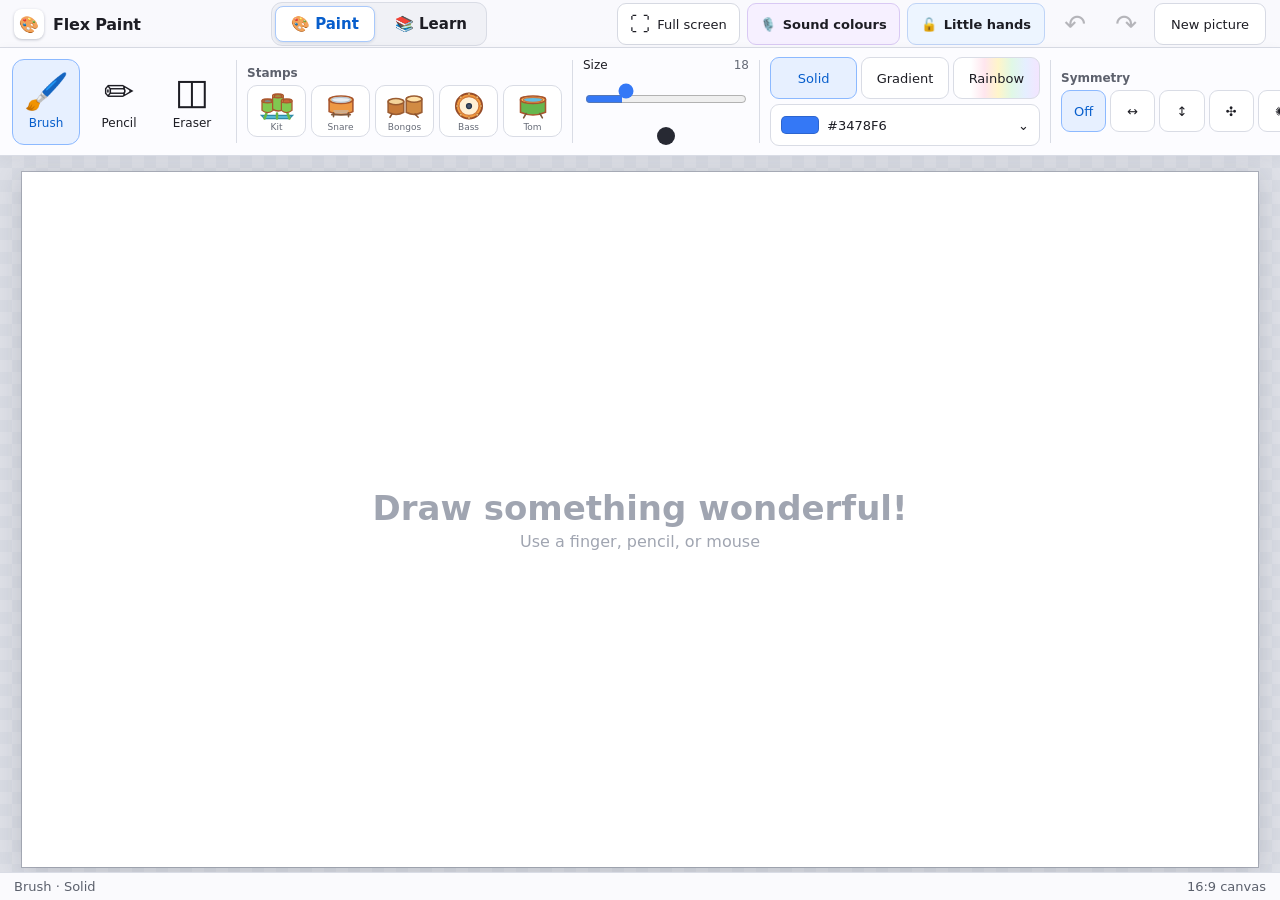
<file: index.html>
<!doctype html>
<html lang="en">
<head>
  <meta charset="UTF-8" />
  <meta name="viewport" content="width=device-width, initial-scale=1, viewport-fit=cover, user-scalable=no" />
  <meta name="theme-color" content="#f7f7fb" />
  <meta name="apple-mobile-web-app-capable" content="yes" />
  <meta name="apple-mobile-web-app-status-bar-style" content="default" />
  <title>Flex Paint</title>
  <link rel="manifest" href="manifest.webmanifest" />
  <link rel="stylesheet" href="styles.css?v=22" />
</head>
<body>
  <main class="app-shell">
    <header class="titlebar">
      <div class="brand" aria-label="Flex Paint">
        <span class="brand-mark" aria-hidden="true">🎨</span>
        <span>Flex Paint</span>
      </div>
      <div class="app-modes" role="group" aria-label="App mode">
        <button class="app-mode active" data-app-mode="paint" aria-pressed="true">🎨 Paint</button>
        <button class="app-mode" data-app-mode="learn" aria-pressed="false">📚 Learn</button>
      </div>
      <div class="title-actions">
        <button class="fullscreen-button" id="fullscreenBtn" aria-label="Enter full screen" title="Full screen">
          <span aria-hidden="true">⛶</span><span class="fullscreen-label">Full screen</span>
        </button>
        <button class="sound-button" id="soundBtn" aria-pressed="false" aria-label="Turn on sound colour mode" title="Say a colour. Your voice stays on this device.">
          <span aria-hidden="true">🎙️</span><span class="sound-label">Sound colours</span>
        </button>
        <button class="lock-button" id="lockBtn" aria-pressed="false" aria-label="Turn on Little hands mode">
          <span aria-hidden="true">🔓</span><span class="lock-label">Little hands</span>
        </button>
        <nav class="quick-actions" aria-label="History">
          <button class="icon-button" id="undoBtn" title="Undo" aria-label="Undo" disabled>↶</button>
          <button class="icon-button" id="redoBtn" title="Redo" aria-label="Redo" disabled>↷</button>
          <button class="clear-button" id="clearBtn" title="Clear the canvas">New picture</button>
        </nav>
      </div>
    </header>

    <section class="ribbon paint-ribbon" aria-label="Drawing controls">
      <div class="tool-group tools" aria-label="Tools">
        <button class="tool active" data-tool="brush" aria-pressed="true"><span>🖌️</span><small>Brush</small></button>
        <button class="tool" data-tool="pencil" aria-pressed="false"><span>✏️</span><small>Pencil</small></button>
        <button class="tool" data-tool="eraser" aria-pressed="false"><span>◫</span><small>Eraser</small></button>
      </div>

      <div class="divider" aria-hidden="true"></div>

      <div class="tool-group stamp-group" role="group" aria-label="Drum stamps">
        <span class="group-label">Stamps</span>
        <button class="stamp" data-stamp="toy-kit" aria-pressed="false" aria-label="Place a colorful toy drum kit"><svg viewBox="0 0 64 48" aria-hidden="true"><path d="M7 39h50l-5 5H12z" fill="#55b9d5" stroke="#308ba7" stroke-width="2"/><path d="M15 36 12 44M32 36v8M49 36l3 8" stroke="#69b943" stroke-width="4" stroke-linecap="round"/><g stroke="#a9562d" stroke-width="2"><path d="M8 16Q8 13 12 13h10q4 0 4 3v15q-9 7-18 0z" fill="#82c950"/><ellipse cx="17" cy="16" rx="9" ry="3" fill="#ffbe63"/><ellipse cx="17" cy="16" rx="6.5" ry="1.8" fill="#55bee5"/><path d="M25 8q0-3 4-3h9q4 0 4 3v21q-8 6-17 0z" fill="#80c850"/><ellipse cx="33.5" cy="8" rx="8.5" ry="3" fill="#ffbe63"/><ellipse cx="33.5" cy="8" rx="6" ry="1.8" fill="#9bc64b"/><path d="M39 16q0-3 4-3h9q4 0 4 3v15q-9 7-17 0z" fill="#82c950"/><ellipse cx="47.5" cy="16" rx="8.5" ry="3" fill="#ffbe63"/><ellipse cx="47.5" cy="16" rx="6" ry="1.8" fill="#ec7044"/></g></svg><small>Kit</small></button>
        <button class="stamp" data-stamp="snare" aria-pressed="false" aria-label="Place a snare drum"><svg viewBox="0 0 64 48" aria-hidden="true"><path d="M13 14Q13 11 18 11h28q5 0 5 3v19q-19 10-38 0z" fill="#ed9843" stroke="#a9562d" stroke-width="2.5"/><ellipse cx="32" cy="14" rx="19" ry="6" fill="#ffbe63" stroke="#a9562d" stroke-width="2.5"/><ellipse cx="32" cy="14" rx="15" ry="4" fill="#e7edf2" stroke="#b8c4d0" stroke-width="2"/><path d="M20 35v6m24-6v6M17 38h30" stroke="#7e583c" stroke-width="2.5" stroke-linecap="round"/><path d="M20 32h24m-22 3h20" stroke="#b8c4d0" stroke-width="1.5"/></svg><small>Snare</small></button>
        <button class="stamp" data-stamp="bongos" aria-pressed="false" aria-label="Place a pair of bongo drums"><svg viewBox="0 0 64 48" aria-hidden="true"><g stroke="#9b5d32" stroke-width="2.5"><path d="M5 17q0-3 4-3h17q4 0 4 3v17q-12 7-25 0z" fill="#c77a39"/><ellipse cx="17.5" cy="17" rx="12.5" ry="5" fill="#f4d49a"/><path d="M34 13q0-3 4-3h17q4 0 4 3v21q-12 7-25 0z" fill="#d18b43"/><ellipse cx="46.5" cy="13" rx="12.5" ry="5" fill="#ffe2a8"/></g><path d="m11 37-3 5m40-5 5 5" stroke="#87502d" stroke-width="2.5" stroke-linecap="round"/></svg><small>Bongos</small></button>
        <button class="stamp" data-stamp="bass" aria-pressed="false" aria-label="Place a bass drum"><svg viewBox="0 0 64 48" aria-hidden="true"><ellipse cx="32" cy="24" rx="21" ry="20" fill="#f39a3d" stroke="#964d2a" stroke-width="3"/><ellipse cx="32" cy="24" rx="16" ry="15" fill="#fff0d5" stroke="#d07837" stroke-width="2"/><circle cx="32" cy="24" r="4" fill="#46536b" stroke="#26364b" stroke-width="2"/><g fill="#ffe29d" stroke="#a85c2c"><circle cx="32" cy="5" r="1.8"/><circle cx="45" cy="10" r="1.8"/><circle cx="51" cy="24" r="1.8"/><circle cx="45" cy="38" r="1.8"/><circle cx="32" cy="43" r="1.8"/><circle cx="19" cy="38" r="1.8"/><circle cx="13" cy="24" r="1.8"/><circle cx="19" cy="10" r="1.8"/></g></svg><small>Bass</small></button>
        <button class="stamp" data-stamp="tom" aria-pressed="false" aria-label="Place a colorful tom drum"><svg viewBox="0 0 64 48" aria-hidden="true"><path d="M12 14q0-4 5-4h30q5 0 5 4v20q-20 9-40 0z" fill="#66b64e" stroke="#a9562d" stroke-width="2.5"/><ellipse cx="32" cy="14" rx="20" ry="6" fill="#ffbe63" stroke="#a9562d" stroke-width="2.5"/><ellipse cx="32" cy="14" rx="15.5" ry="4" fill="#60bee3" stroke="#ce793c" stroke-width="2"/><path d="m21 36-4 7m26-7 4 7" stroke="#7e583c" stroke-width="2.5" stroke-linecap="round"/></svg><small>Tom</small></button>
      </div>

      <div class="divider" aria-hidden="true"></div>

      <div class="tool-group size-group">
        <label for="sizeRange">Size <output id="sizeOutput">18</output></label>
        <input id="sizeRange" type="range" min="2" max="72" value="18" />
        <div class="size-preview"><span id="sizePreview"></span></div>
      </div>

      <div class="divider" aria-hidden="true"></div>

      <div class="tool-group paint-group">
        <div class="mode-tabs" role="group" aria-label="Color mode">
          <button class="mode active" data-mode="solid" aria-pressed="true">Solid</button>
          <button class="mode" data-mode="gradient" aria-pressed="false">Gradient</button>
          <button class="mode rainbow-mode" data-mode="rainbow" aria-pressed="false">Rainbow</button>
        </div>
        <button class="color-summary" id="colorPanelBtn" aria-expanded="false" aria-controls="colorPanel">
          <span class="color-swatch" id="activeSwatch"></span>
          <span id="colorSummaryText">Choose color</span>
          <span aria-hidden="true">⌄</span>
        </button>
      </div>

      <div class="divider" aria-hidden="true"></div>

      <div class="tool-group symmetry-group">
        <span class="group-label">Symmetry</span>
        <div class="segmented symmetry-options" role="group" aria-label="Symmetry mode">
          <button class="sym active" data-symmetry="none" aria-pressed="true">Off</button>
          <button class="sym" data-symmetry="vertical" aria-pressed="false">↔</button>
          <button class="sym" data-symmetry="horizontal" aria-pressed="false">↕</button>
          <button class="sym" data-symmetry="quad" aria-pressed="false">✣</button>
          <button class="sym" data-symmetry="eight" aria-pressed="false">✺</button>
        </div>
      </div>
    </section>

    <section class="ribbon learn-ribbon" aria-label="Learning controls" hidden>
      <div class="learn-controls">
        <div class="learn-picker-group" role="group" aria-label="Choose a letter or number">
          <button class="learn-nav" id="previousItem" aria-label="Previous letter or number">←</button>
          <select id="traceItem" aria-label="Choose a letter or number"></select>
          <button class="learn-nav" id="nextItem" aria-label="Next letter or number">→</button>
          <button class="clear-button learn-clear" id="clearTrace">Try again</button>
        </div>
        <div class="divider" aria-hidden="true"></div>
        <div class="learn-color-group" role="group" aria-label="Tracing colours">
          <div class="learn-swatches" id="learnSwatches" aria-label="Quick colours"></div>
          <button class="color-summary learn-color-btn" id="learnColorPanelBtn" aria-expanded="false" aria-controls="colorPanel">
            <span class="color-swatch" id="learnActiveSwatch"></span>
            <span id="learnColorSummaryText">More colours</span>
            <span aria-hidden="true">⌄</span>
          </button>
        </div>
      </div>
    </section>

    <section class="color-panel" id="colorPanel" hidden>
      <div class="panel-section solid-picker-section">
        <span class="panel-label">Drag to pick a color</span>
        <div class="spectrum-picker">
          <div class="spectrum-field" id="spectrumField" role="slider" tabindex="0" aria-label="Rainbow color field" aria-valuetext="Blue">
            <span class="spectrum-thumb" id="spectrumThumb"></span>
          </div>
          <div class="brightness-track" id="brightnessTrack" role="slider" tabindex="0" aria-label="Color brightness" aria-valuemin="0" aria-valuemax="100" aria-valuenow="88">
            <span class="brightness-thumb" id="brightnessThumb"></span>
          </div>
        </div>
        <span class="panel-label quick-label">Quick colors</span>
        <input type="color" id="solidColor" value="#3478f6" aria-label="Choose a color" />
        <div class="basic-colors" id="basicColors" aria-label="Quick colors"></div>
      </div>

      <div class="panel-section gradient-section">
        <span class="panel-label">My colors <small>tap to edit</small></span>
        <div class="stop-editor" id="stopEditor"></div>
        <button class="mini-button" id="addStopBtn">＋ Color</button>
        <button class="mini-button" id="reverseBtn">⇄ Reverse</button>
      </div>

      <div class="panel-section gradient-section">
        <span class="panel-label">Style</span>
        <div class="segmented compact" role="group" aria-label="Gradient style">
          <button class="style active" data-style="smooth" aria-pressed="true">Smooth</button>
          <button class="style" data-style="bands" aria-pressed="false">Bands</button>
        </div>
        <label class="repeat-control">Repeat
          <input id="repeatRange" type="range" min="40" max="500" value="180" />
        </label>
      </div>

      <div class="panel-section presets-section">
        <span class="panel-label">Happy palettes</span>
        <div class="presets" id="presets"></div>
        <button class="mini-button" id="savePresetBtn">♡ Save mine</button>
      </div>
    </section>

    <section class="canvas-stage" id="canvasStage">
      <div class="lock-badge" id="lockBadge" aria-hidden="true">🔒 Little hands mode</div>
      <div class="canvas-frame" id="canvasFrame">
        <div class="colour-celebration" id="colourCelebration" hidden role="status" aria-live="polite">
          <strong class="colour-word"></strong>
          <div class="colour-confetti" aria-hidden="true"></div>
        </div>
        <canvas id="guideCanvas" width="1280" height="720" aria-hidden="true"></canvas>
        <canvas id="paintCanvas" width="1280" height="720" aria-label="Drawing canvas"></canvas>
        <div class="brush-cursor" id="brushCursor" aria-hidden="true"><span></span></div>
        <div class="empty-hint" id="emptyHint">
          <span>Draw something wonderful!</span>
          <small>Use a finger, pencil, or mouse</small>
        </div>
      </div>
    </section>

    <footer class="statusbar">
      <span id="statusText">Brush · Solid</span>
      <span>16:9 canvas</span>
    </footer>
  </main>

  <details class="sound-check" id="soundCheck" hidden open>
    <summary>Sound check · v21</summary>
    <dl>
      <dt>Microphone</dt><dd id="soundMicrophone">Waiting</dd>
      <dt>Speech model</dt><dd id="soundModel">Waiting</dd>
      <dt>Audio</dt><dd id="soundAudio">Waiting for a recording</dd>
      <dt>Now</dt><dd id="soundStage" role="status">Preparing…</dd>
      <dt>Last heard</dt><dd id="soundHeard">No words yet</dd>
    </dl>
    <p id="soundError" role="alert" hidden></p>
  </details>
  <div class="toast" id="toast" role="status" aria-live="polite"></div>
  <script src="trace-strokes.js?v=21"></script>
  <script src="app.js?v=21"></script>
  <script type="module" src="voice-recognition.js?v=21"></script>
</body>
</html>
</file>
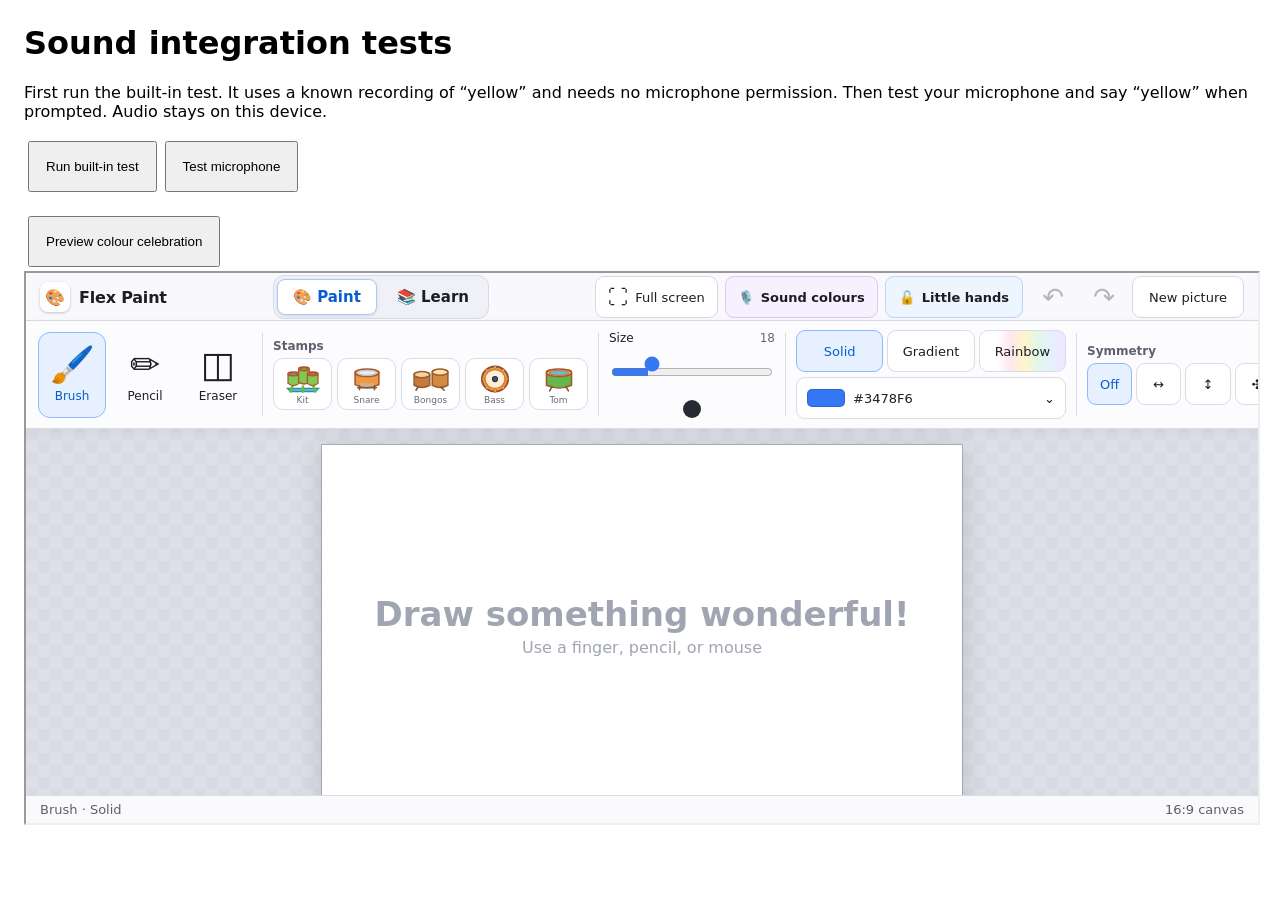
<file: tests/sound.html>
<!doctype html>
<meta charset="utf-8">
<meta name="viewport" content="width=device-width, initial-scale=1">
<title>Flex Paint sound integration tests</title>
<style>body{font:16px system-ui;margin:24px}button{padding:16px;margin:4px}pre{white-space:pre-wrap;overflow-wrap:anywhere}iframe{width:100%;height:550px}</style>
<h1>Sound integration tests</h1>
<p>First run the built-in test. It uses a known recording of “yellow” and needs no microphone permission. Then test your microphone and say “yellow” when prompted. Audio stays on this device.</p>
<button id="run">Run built-in test</button><button id="mic">Test microphone</button><pre id="log" role="status"></pre>
<button id="preview">Preview colour celebration</button>
<iframe id="app" src="../index.html?test=17"></iframe>
<script type="module">
import {audioToMono16k, hasSpeech, matchColor, shouldFinishClip} from '../voice-recognition.js';
const log = text => document.querySelector('#log').textContent += text + '\n';
const check = (condition, message) => { if (!condition) throw new Error(message); log('PASS: ' + message); };
const deadline = (promise, name) => new Promise((resolve,reject) => {
  const timer = setTimeout(()=>reject(new Error(name + ' timed out after 20 seconds')),20000);
  promise.then(value=>{clearTimeout(timer);resolve(value)},error=>{clearTimeout(timer);reject(error)});
});
async function run(useMic = false) {
  document.querySelectorAll('button').forEach(button=>button.disabled=true);
  document.querySelector('#log').textContent = '';
  let worker, context, inputStream;
  try {
    const AudioContextClass = window.AudioContext || window.webkitAudioContext;
    context = new AudioContextClass();
    // Unlock audio directly in the tap handler, before model-loading awaits.
    await deadline(context.resume(),'Starting browser audio');
    log('Browser audio: ' + context.state);
    check(!shouldFinishClip(500,450,500),'does not cut off speech in progress');
    check(!shouldFinishClip(700,450,700),'waits through a short pause inside a word');
    check(shouldFinishClip(750,450,750),'ends recording 300ms after speech');
    check(!shouldFinishClip(1000,null,1000),'does not mistake initial silence for a completed word');
    check(shouldFinishClip(3000,null,3000),'bounds silent recordings to three seconds');
    if(useMic) {
      log('Requesting microphone permission…');
      inputStream = await navigator.mediaDevices.getUserMedia({audio:{echoCancellation:true,noiseSuppression:true,autoGainControl:true}});
      log('PASS: microphone access allowed');
    }
    const started = performance.now();
    worker = new Worker('../voice-worker.js', {type:'module'});
    const request = (payload, successType) => new Promise((resolve,reject) => {
      const timer = setTimeout(() => finish(new Error('Timed out waiting for ' + successType)), 180000);
      function finish(error, data) { clearTimeout(timer); worker.removeEventListener('message', onMessage); worker.removeEventListener('error', onError); error ? reject(error) : resolve(data); }
      function onError(e) { finish(new Error(e.message)); }
      function onMessage(e) {
        if(e.data.type === 'progress') { document.title = 'Loading ' + e.data.progress + '%'; return; }
        if(e.data.type.endsWith('error')) finish(new Error(e.data.message));
        else if(e.data.type === successType) finish(null,e.data);
      }
      worker.addEventListener('message',onMessage); worker.addEventListener('error',onError); worker.postMessage(payload);
    });
    log('Loading actual speech worker and model…');
    await request({type:'load'},'ready');
    log('PASS: actual model loaded in ' + Math.round((performance.now()-started)/1000) + 's');
    if(!useMic) {
    const blob = await (await fetch('yellow-test.wav')).blob();
    log('Decoding known recording…');
    const audio = await deadline(audioToMono16k(blob),'Decoding known recording');
    check(hasSpeech(audio),'generated Yellow audio passes sound detection');
    const result = await request({type:'transcribe',id:1,audio},'transcribed');
    log('Actual transcript: ' + result.text);
    check(matchColor(result.text)?.name === 'yellow','actual model recognises yellow');
    const buffer = await context.decodeAudioData(await blob.arrayBuffer());
    const source = context.createBufferSource(); source.buffer = buffer;
    const destination = context.createMediaStreamDestination(); source.connect(destination);
    inputStream = destination.stream;
    // Start after the recorder is attached below.
    inputStream.startSample = () => source.start();
    }
    const recorder = new MediaRecorder(inputStream);
    const chunks = [];
    const recorded = new Promise((resolve,reject) => {
      recorder.ondataavailable = e => chunks.push(e.data);
      recorder.onerror = e => reject(e.error);
      recorder.onstop = () => resolve(new Blob(chunks,{type:recorder.mimeType}));
    });
    log(useMic ? 'SAY YELLOW NOW — recording for 4.2 seconds…' : 'Recording the known sample through browser audio…');
    recorder.start(); inputStream.startSample?.(); setTimeout(()=>{if(recorder.state !== 'inactive')recorder.stop()},4200);
    const recording = await deadline(recorded,'Recording');
    log('Recorded format: ' + recording.type + ', ' + recording.size + ' bytes');
    log('Decoding browser recording…');
    const recordedAudio = await deadline(audioToMono16k(recording),'Decoding browser recording');
    inputStream.getTracks().forEach(track=>track.stop());
    check(hasSpeech(recordedAudio),'4.2-second browser recording passes sound detection');
    const recordedResult = await request({type:'transcribe',id:2,audio:recordedAudio},'transcribed');
    log('Recorded transcript: ' + recordedResult.text);
    const match = matchColor(recordedResult.text);
    check(match?.name === 'yellow','recorded speech recognises yellow');
    const app = document.querySelector('#app').contentWindow;
    app.dispatchEvent(new app.CustomEvent('sound-colour-match',{detail:match}));
    check(app.document.querySelector('#solidColor').value === '#ffd43b','actual app selects yellow');
    const celebration = app.document.querySelector('#colourCelebration');
    check(!celebration.hidden && celebration.querySelector('.colour-word').textContent === 'YELLOW!','large yellow celebration appears');
    check(app.getComputedStyle(celebration).pointerEvents === 'none','celebration allows drawing through it');
    if(!app.matchMedia('(prefers-reduced-motion: reduce)').matches) check(celebration.querySelectorAll('.colour-confetti i').length === 48,'confetti burst is present');
    await new Promise(resolve=>setTimeout(resolve,2600));
    check(celebration.hidden,'celebration clears itself');
    for (const word of ['indigo', 'violet']) {
      const colour = matchColor(word);
      check(colour?.name === word,word + ' voice command matches');
      app.dispatchEvent(new app.CustomEvent('sound-colour-match',{detail:colour}));
      check(app.document.querySelector('#solidColor').value === colour.color,word + ' selects its solid colour');
    }
    for (const word of ['rainbow','multicolor','multicolour','multi color','multi-colour']) {
      const command = matchColor(word);
      check(command?.mode === 'rainbow',word + ' maps to rainbow');
      app.dispatchEvent(new app.CustomEvent('sound-colour-match',{detail:command}));
      check(app.document.querySelector('[data-mode="rainbow"]').getAttribute('aria-pressed') === 'true',word + ' selects actual rainbow drawing mode');
      check(celebration.classList.contains('rainbow-celebration'),'rainbow lettering is enabled');
    }
    app.dispatchEvent(new app.CustomEvent('sound-colour-match',{detail:matchColor('violet')}));
    check(app.document.querySelector('[data-mode="solid"]').getAttribute('aria-pressed') === 'true','violet switches back to solid after rainbow');
    log('ALL TESTS PASSED'); document.title = 'Sound test passed';
  } catch(error) { log('FAIL: ' + error.message); document.title = 'Sound test failed'; console.error(error); }
  finally { worker?.terminate(); inputStream?.getTracks().forEach(track=>track.stop()); context?.close().catch(()=>{}); document.querySelectorAll('button').forEach(button=>button.disabled=false); }
}
document.querySelector('#run').onclick = () => run(false);
document.querySelector('#mic').onclick = () => run(true);
document.querySelector('#preview').onclick = () => {
  const app = document.querySelector('#app').contentWindow;
  app.dispatchEvent(new app.CustomEvent('sound-colour-match',{detail:{name:'yellow',color:'#ffd43b'}}));
};
</script>
</file>
<file: styles.css>
:root {
  font-family: "Segoe UI Variable", "Segoe UI", system-ui, sans-serif;
  color: #1d1d24;
  background: #eef0f6;
  font-synthesis: none;
  --accent: #3478f6;
  --panel: rgba(252, 252, 255, .96);
  --line: #d9dce5;
  --soft: #f0f1f6;
  --shadow: 0 10px 35px rgba(54, 58, 79, .14);
}

* { box-sizing: border-box; }
html, body { margin: 0; width: 100%; height: 100%; overflow: hidden; }
body { overscroll-behavior: none; user-select: none; -webkit-user-select: none; }
button, input { font: inherit; }
button { color: inherit; -webkit-tap-highlight-color: transparent; }

.sound-check { position: fixed; bottom: max(36px, env(safe-area-inset-bottom)); left: 12px; z-index: 50; width: min(340px, calc(100vw - 24px)); max-height: 50vh; overflow: auto; padding: 12px; border: 1px solid #d9c9f4; border-radius: 12px; background: #fff; box-shadow: var(--shadow); font-size: 13px; }
.sound-check summary { cursor: pointer; font-weight: 600; }
.sound-check dl { display: grid; grid-template-columns: 90px 1fr; gap: 8px; margin-bottom: 0; }
.sound-check dt { color: #666; }
.sound-check dd { margin: 0; overflow-wrap: anywhere; }
.sound-check p { color: #a32020; user-select: text; -webkit-user-select: text; overflow-wrap: anywhere; }

.app-shell { width: 100vw; min-width: 0; height: 100dvh; display: grid; grid-template-rows: 48px auto 1fr 28px; background: linear-gradient(#f7f7fb, #eff1f6); }
.titlebar { display: flex; align-items: center; justify-content: space-between; padding: max(7px, env(safe-area-inset-top)) max(14px, env(safe-area-inset-right)) 6px max(14px, env(safe-area-inset-left)); border-bottom: 1px solid var(--line); background: rgba(250,250,253,.9); }
.brand { display: flex; align-items: center; gap: 9px; font-weight: 650; letter-spacing: -.2px; }
.brand-mark { display: grid; place-items: center; width: 30px; height: 30px; border-radius: 8px; background: #fff; box-shadow: 0 1px 3px #bfc2cc; }
.app-modes { display: flex; gap: 4px; padding: 3px; border: 1px solid #d9dce5; border-radius: 11px; background: #f0f1f6; }
.app-mode { min-height: 36px; padding: 0 15px; border: 1px solid transparent; border-radius: 8px; background: transparent; font-size: 15px; font-weight: 600; }
.app-mode.active { border-color: #a9c9fb; background: white; color: #075ecc; box-shadow: 0 1px 3px rgba(20,50,90,.12); }
.title-actions { display: flex; align-items: center; gap: 7px; }
.quick-actions { display: flex; align-items: center; gap: 5px; }
.icon-button, .clear-button, .mini-button, .lock-button, .fullscreen-button, .sound-button { border: 1px solid transparent; background: transparent; border-radius: 9px; min-height: 42px; }
.icon-button { width: 46px; font-size: 26px; line-height: 1; }
.icon-button:disabled { opacity: .3; }
.clear-button { padding: 0 16px; background: #fff; border-color: #d7dae4; font-size: 13px; }
.lock-button { position: relative; overflow: hidden; min-width: 124px; padding: 0 13px; border-color: #bfd4f7; background: #edf5ff; display: flex; align-items: center; justify-content: center; gap: 7px; font-size: 13px; font-weight: 600; }
.fullscreen-button { min-width: 108px; padding: 0 12px; border-color: #d6d9e2; background: #fff; display: flex; align-items: center; justify-content: center; gap: 7px; font-size: 13px; }
.sound-button { min-width: 134px; padding: 0 12px; border-color: #d9c9f4; background: #f6f0ff; display: flex; align-items: center; justify-content: center; gap: 7px; font-size: 13px; font-weight: 600; }
.sound-button.listening { border-color: #a783e5; background: #eee3ff; color: #6039a3; box-shadow: 0 0 0 3px rgba(145, 105, 210, .13); }
.sound-button.listening > span:first-child { animation: mic-pulse 1.2s ease-in-out infinite; }
@keyframes mic-pulse { 50% { transform: scale(1.18); } }
.fullscreen-button > span:first-child { font-size: 20px; line-height: 1; }
.lock-button > * { position: relative; z-index: 1; }
.lock-button.holding::after { content: ""; position: absolute; inset: 0; right: 100%; background: #cde2ff; animation: unlock-fill 1.5s linear forwards; }
@keyframes unlock-fill { to { right: 0; } }
button:not(:disabled):active { transform: scale(.96); }
button:focus-visible, input:focus-visible { outline: 3px solid rgba(52,120,246,.32); outline-offset: 2px; }

.ribbon { position: relative; z-index: 4; display: flex; align-items: stretch; gap: 7px; min-width: 0; max-width: 100vw; min-height: 108px; padding: 9px 12px; border-bottom: 1px solid var(--line); background: var(--panel); box-shadow: 0 3px 12px rgba(60,63,83,.06); overflow-x: auto; overflow-y: hidden; scrollbar-width: none; }
.ribbon::-webkit-scrollbar { display: none; }
.ribbon[hidden] { display: none; }
.learn-ribbon { min-height: 74px; padding: 8px 14px; }
.learn-controls { width: 100%; display: flex; align-items: center; justify-content: center; flex-wrap: wrap; gap: 10px 12px; }
.learn-picker-group, .learn-color-group { display: flex; align-items: center; gap: 7px; flex: none; }
.learn-controls select { min-width: 100px; height: 50px; padding: 0 10px; border: 2px solid #a9c7ec; border-radius: 12px; background: white; color: #1256aa; font-size: 26px; font-weight: 800; text-align: center; cursor: pointer; }
.learn-nav { width: 48px; height: 50px; border: 2px solid #cbd7e8; border-radius: 12px; background: white; color: #24538d; font-size: 26px; font-weight: 700; display: grid; place-items: center; cursor: pointer; }
.learn-clear { min-height: 50px; padding: 0 15px; border: 2px solid #d4d9e4; border-radius: 12px; font-size: 16px; font-weight: 650; cursor: pointer; }
.learn-swatches { display: flex; align-items: center; gap: 6px; }
.learn-swatch { width: 38px; height: 38px; padding: 0; border: 3px solid rgba(255,255,255,.92); border-radius: 50%; box-shadow: 0 1px 4px rgba(25,35,55,.28), inset 0 0 0 1px rgba(0,0,0,.14); cursor: pointer; transition: transform .14s ease, box-shadow .14s ease; }
.learn-swatch.rainbow { background: conic-gradient(#ed3349, #ff8a24, #ffd43b, #42bd62, #3478f6, #8b5cf6, #ff7898, #ed3349); }
.learn-swatch.active { transform: scale(1.16); box-shadow: 0 0 0 3px #075ecc, 0 3px 8px rgba(7,94,204,.35); }
.learn-color-btn { height: 50px; padding: 0 12px; border: 2px solid #cfd7e6; border-radius: 12px; font-size: 15px; font-weight: 650; gap: 8px; cursor: pointer; }
.learn-color-btn .color-swatch { width: 26px; height: 26px; border-radius: 7px; }
.tool-group { flex: none; display: flex; align-items: center; gap: 5px; }
.divider { flex: none; width: 1px; align-self: stretch; margin: 3px 3px; background: var(--line); }
.tool { width: 68px; height: 86px; display: flex; flex-direction: column; align-items: center; justify-content: center; gap: 5px; border: 1px solid transparent; border-radius: 12px; background: transparent; }
.tool span { font-size: 36px; line-height: 38px; }
.tool small { font-size: 12px; }
.tool.active, .mode.active, .sym.active, .style.active { background: #e7f0ff; border-color: #8cb9ff; color: #075ecc; }
.line-icon { font-family: serif; font-weight: 700; }
.stamp-group { width: 315px; display: grid; grid-template-columns: repeat(5, minmax(0, 1fr)); align-content: center; gap: 5px; }
.stamp-group .group-label { grid-column: 1 / -1; }
.stamp { height: 52px; padding: 2px 0; display: flex; flex-direction: column; align-items: center; justify-content: center; gap: 1px; border: 1px solid #d9dce5; border-radius: 10px; background: #fff; line-height: 1; }
.stamp svg { display: block; width: 40px; height: 32px; flex: none; }
.stamp small { font-size: 9px; color: #666b77; }
.stamp[aria-pressed="true"] { background: #e7f0ff; border-color: #8cb9ff; box-shadow: inset 0 0 0 1px #8cb9ff; }

.size-group { width: 166px; flex-direction: column; justify-content: center; align-items: stretch; gap: 4px; }
.size-group label { display: flex; justify-content: space-between; font-size: 12px; }
.size-group output { color: #666b77; }
input[type="range"] { accent-color: var(--accent); height: 34px; }
#sizeRange { height: 42px; cursor: pointer; }
#sizeRange::-webkit-slider-runnable-track { height: 12px; border-radius: 999px; }
#sizeRange::-webkit-slider-thumb { width: 32px; height: 32px; margin-top: -10px; cursor: grab; }
#sizeRange::-moz-range-track { height: 12px; border-radius: 999px; }
#sizeRange::-moz-range-thumb { width: 32px; height: 32px; border: 0; cursor: grab; }
.size-preview { height: 20px; display: grid; place-items: center; overflow: hidden; }
.size-preview span { display: block; width: 18px; height: 18px; border-radius: 50%; background: #272933; }

.paint-group { width: 270px; flex-direction: column; justify-content: center; align-items: stretch; }
.mode-tabs { display: grid; grid-template-columns: repeat(3, 1fr); gap: 4px; }
.mode, .sym, .style { min-height: 42px; border: 1px solid #d9dce5; border-radius: 9px; background: #fff; font-size: 13px; }
.rainbow-mode:not(.active) { background: linear-gradient(90deg, #fff 20%, #ffe6ee, #fff5ca, #e0f8e6, #e5efff, #f3e5ff); }
.color-summary { height: 42px; padding: 0 10px; border: 1px solid #d9dce5; border-radius: 9px; background: #fff; display: flex; align-items: center; gap: 8px; font-size: 13px; }
.color-summary > :nth-child(2) { flex: 1; text-align: left; }
.color-swatch { width: 38px; height: 18px; border-radius: 5px; border: 1px solid rgba(0,0,0,.16); background: #3478f6; }

.symmetry-group { width: 242px; flex-direction: column; justify-content: center; align-items: stretch; }
.group-label, .panel-label { font-size: 12px; font-weight: 600; color: #5d616d; }
.segmented { display: grid; grid-template-columns: repeat(3, 1fr); gap: 4px; }
.symmetry-options { grid-template-columns: repeat(5, 1fr); }

.color-panel { position: absolute; z-index: 12; top: 156px; left: 50%; transform: translateX(-50%); width: min(1020px, calc(100vw - 24px)); padding: 14px; border: 1px solid #d4d7e1; border-radius: 14px; background: rgba(252,252,255,.98); box-shadow: var(--shadow); display: grid; grid-template-columns: 1.9fr .9fr .9fr 1.15fr; gap: 14px; }
.color-panel[hidden] { display: none; }
.panel-section { min-width: 0; display: flex; flex-wrap: wrap; align-content: flex-start; align-items: center; gap: 7px; padding-right: 10px; border-right: 1px solid var(--line); }
.panel-section:last-child { border-right: 0; padding-right: 0; }
.panel-label { flex: 1 0 100%; }
.panel-label small { font-weight: 400; color: #858995; }
#solidColor { width: 52px; height: 48px; padding: 2px; border: 1px solid #ccd0da; border-radius: 9px; background: white; }
.basic-colors { display: grid; grid-template-columns: repeat(5, 46px); gap: 6px; }
.solid-picker-section { align-content: start; }
.spectrum-picker { flex: 1 0 100%; display: grid; grid-template-columns: minmax(180px, 1fr) 30px; gap: 9px; height: 158px; }
.spectrum-field, .brightness-track { position: relative; border: 1px solid #cfd3dc; border-radius: 9px; box-shadow: inset 0 0 0 1px rgba(255,255,255,.42); touch-action: none; overflow: hidden; }
.spectrum-field { background: linear-gradient(to bottom, transparent 0%, rgba(255,255,255,.05) 18%, #fff 100%), linear-gradient(to right, #ff3131 0%, #ffe331 16.67%, #43e55d 33.33%, #32e6e6 50%, #3568ff 66.67%, #bc35f5 83.33%, #ff3131 100%); }
.brightness-track { background: linear-gradient(to bottom, #fff, #3478f6 46%, #000); }
.spectrum-thumb, .brightness-thumb { position: absolute; pointer-events: none; border: 3px solid white; border-radius: 50%; box-shadow: 0 1px 5px rgba(0,0,0,.65), inset 0 0 0 1px rgba(0,0,0,.35); transform: translate(-50%, -50%); }
.spectrum-thumb { left: 61%; top: 12%; width: 25px; height: 25px; }
.brightness-thumb { left: 50%; top: 12%; width: 27px; height: 27px; }
.quick-label { margin-top: 2px; }
.quick-color, .stop-chip, .preset { border: 1px solid rgba(0,0,0,.18); }
.quick-color { width: 46px; height: 42px; border-radius: 9px; }
.stop-editor { flex: 1 0 100%; display: flex; flex-wrap: wrap; gap: 3px; align-items: center; min-height: 28px; }
.stop-wrap { position: relative; }
.stop-chip { display: block; width: 30px; height: 30px; border-radius: 50%; }
.stop-wrap input { position: absolute; width: 1px; height: 1px; opacity: 0; }
.stop-arrows { display: flex; justify-content: center; margin-top: 0; }
.stop-arrows button { width: 16px; height: 16px; padding: 0; border: 0; background: transparent; color: #707581; line-height: 13px; font-size: 15px; }
.stop-arrows button:disabled { opacity: .18; }
.stop-delete { position: absolute; top: -6px; right: -4px; width: 16px; height: 16px; padding: 0; border: 1px solid #d2d5dd; border-radius: 50%; background: white; font-size: 11px; line-height: 13px; }
.mini-button { padding: 0 12px; border-color: #d4d7df; background: #fff; font-size: 13px; }
.compact { flex: 1 0 100%; grid-template-columns: repeat(2, 1fr); }
.repeat-control { flex: 1 0 100%; display: grid; grid-template-columns: auto 1fr; align-items: center; gap: 8px; color: #666a76; font-size: 12px; }
.repeat-control input { min-width: 0; }
.presets { flex: 1 0 100%; display: grid; grid-template-columns: repeat(2, 1fr); gap: 6px; }
.preset { height: 25px; border-radius: 7px; }

.canvas-stage { position: relative; min-width: 0; min-height: 0; display: grid; place-items: center; padding: 16px 22px; overflow: hidden; background-color: #d8dbe3; background-image: linear-gradient(45deg, rgba(255,255,255,.15) 25%, transparent 25%), linear-gradient(-45deg, rgba(255,255,255,.15) 25%, transparent 25%), linear-gradient(45deg, transparent 75%, rgba(255,255,255,.15) 75%), linear-gradient(-45deg, transparent 75%, rgba(255,255,255,.15) 75%); background-size: 24px 24px; background-position: 0 0, 0 12px, 12px -12px, -12px 0px; }
.canvas-frame { position: relative; aspect-ratio: 16 / 9; width: min(100%, calc((100dvh - 190px) * 16 / 9)); max-height: 100%; background: white; box-shadow: 0 5px 25px rgba(36,39,53,.18), 0 0 0 1px #aeb2bd; touch-action: none; cursor: crosshair; }
.brush-cursor { display: none; position: absolute; z-index: 6; left: 0; top: 0; width: 44px; height: 44px; transform: translate(-50%, -50%); align-items: center; justify-content: center; border: 3px solid #075ecc; border-radius: 50%; background: rgba(255,255,255,.38); box-shadow: 0 0 0 3px #fff, 0 2px 9px rgba(0,0,0,.55); pointer-events: none; }
.brush-cursor span { width: 7px; height: 7px; border: 1px solid white; border-radius: 50%; background: #075ecc; box-shadow: 0 1px 2px rgba(0,0,0,.6); }
@media (hover: hover) and (pointer: fine) { .canvas-frame { cursor: none; } .brush-cursor.visible { display: flex; } }
.app-shell.learning .canvas-frame { box-shadow: 0 7px 28px rgba(36,39,53,.2), 0 0 0 5px #fff, 0 0 0 7px #cfddf0; }
.app-shell.learning .canvas-stage { background-color: #e9edf4; background-image: radial-gradient(rgba(119,143,179,.17) .8px, transparent .8px); background-size: 18px 18px; }
canvas { position: absolute; inset: 0; width: 100%; height: 100%; display: block; touch-action: none; }
#guideCanvas { pointer-events: none; }
.empty-hint { position: absolute; inset: 0; pointer-events: none; display: flex; flex-direction: column; align-items: center; justify-content: center; gap: 4px; color: #a0a5b1; text-align: center; }
.empty-hint span { font-size: clamp(18px, 3vw, 34px); font-weight: 600; }
.empty-hint small { font-size: clamp(11px, 1.3vw, 16px); }
.empty-hint.hidden { display: none; }
.colour-celebration { position: absolute; inset: 0; z-index: 12; display: grid; place-items: center; overflow: hidden; pointer-events: none; container-type: inline-size; }
.colour-celebration[hidden] { display: none; }
.colour-word { position: relative; z-index: 1; font-size: clamp(38px, 12vw, 150px); font-size: clamp(30px, 15cqw, 150px); font-weight: 950; line-height: 1.1; letter-spacing: -.035em; color: var(--celebration-colour); -webkit-text-stroke: 2px #38334b; paint-order: stroke fill; text-shadow: 0 5px 0 #fff, 0 0 12px #fff, 0 0 28px #fff; }
.celebrating .colour-word { animation: colour-pop 2.4s ease both; }
.rainbow-celebration .colour-word { background: linear-gradient(90deg, #ed3349, #ff8a24, #ffd43b, #42bd62, #3478f6, #4b0082, #8b5cf6); background-clip: text; -webkit-background-clip: text; color: transparent; text-shadow: none; filter: drop-shadow(0 3px 2px white); }
.colour-confetti { position: absolute; inset: 0; z-index: 2; }
.colour-confetti i { position: absolute; top: -20px; width: 12px; height: 18px; border: 1px solid #ffffff90; border-radius: 3px; animation: colour-confetti-fall 1.9s ease-in both; }
@keyframes colour-pop { 0% { opacity: 0; transform: scale(.55) rotate(-5deg); } 15% { opacity: 1; transform: scale(1.1) rotate(2deg); } 25%, 78% { opacity: 1; transform: scale(1); } 100% { opacity: 0; transform: scale(.95); } }
@keyframes colour-confetti-fall { from { transform: translateY(-20px) rotate(0); opacity: 1; } to { transform: translate(var(--drift), 520px) rotate(var(--spin)); opacity: 0; } }
@media (prefers-reduced-motion: reduce) { .celebrating .colour-word { animation: none; } .colour-confetti { display: none; } }
.lock-badge { display: none; position: absolute; z-index: 3; top: 12px; right: 14px; padding: 7px 11px; border-radius: 18px; background: rgba(255,255,255,.82); box-shadow: 0 2px 9px rgba(35,40,55,.13); color: #59606d; font-size: 12px; pointer-events: none; }
.app-shell.locked { grid-template-rows: 52px 1fr; }
.app-shell.locked .ribbon, .app-shell.locked .statusbar, .app-shell.locked .quick-actions { display: none; }
.app-shell.locked .lock-button { min-width: 148px; border-color: #9dbff1; background: #e5f0ff; }
.app-shell.locked .fullscreen-button { display: none; }
.app-shell.locked .canvas-stage { grid-row: 2; padding: 10px; }
.app-shell.locked .canvas-frame { width: min(100%, calc((100dvh - 72px) * 16 / 9)); }
.app-shell.locked .lock-badge { display: block; }
.statusbar { display: flex; align-items: center; justify-content: space-between; padding: 0 max(14px, env(safe-area-inset-right)) max(0px, env(safe-area-inset-bottom)) max(14px, env(safe-area-inset-left)); border-top: 1px solid #d9dce5; background: #fafafd; color: #5b606c; font-size: 13px; }
.app-shell.learning .statusbar { font-size: 15px; font-weight: 600; color: #3c5472; }
.toast { position: fixed; z-index: 30; left: 50%; bottom: 44px; transform: translate(-50%, 12px); padding: 9px 15px; border-radius: 20px; background: rgba(32,34,42,.9); color: white; font-size: 13px; opacity: 0; pointer-events: none; transition: .2s ease; }
.toast.show { opacity: 1; transform: translate(-50%, 0); }

@media (max-width: 960px) {
  .titlebar { gap: 6px; padding-left: max(10px, env(safe-area-inset-left)); padding-right: max(10px, env(safe-area-inset-right)); }
  .brand > span:last-child { display: none; }
  .fullscreen-button, .sound-button, .lock-button { min-width: 0; padding: 0 10px; }
  .fullscreen-button .fullscreen-label { display: none; }
  .clear-button { padding: 0 11px; }
  .learn-controls .divider { display: none; }
}

@media (max-width: 760px) {
  .app-shell { grid-template-rows: 46px auto 1fr 24px; }
  .ribbon { min-height: 82px; padding: 6px 8px; }
  .tool { width: 62px; height: 76px; }
  .tool span { font-size: 32px; line-height: 34px; }
  .stamp-group { width: 278px; }
  .stamp { height: 47px; }
  .stamp svg { width: 36px; height: 30px; }
  .size-group { width: 132px; }
  .paint-group { width: 225px; }
  .color-panel { top: 142px; transform: translateX(-50%); grid-template-columns: 1fr 1.4fr; max-height: calc(100dvh - 160px); overflow-y: auto; }
  .panel-section:nth-child(2) { border-right: 0; }
  .canvas-stage { padding: 10px 12px; }
  .canvas-frame { width: min(100%, calc((100dvh - 166px) * 16 / 9)); }
}

@media (orientation: portrait) and (max-width: 760px) {
  .canvas-stage { place-items: start center; padding-top: 18px; }
  .canvas-frame { width: 100%; }
  #clearBtn { font-size: 0; width: 42px; }
  #clearBtn::after { content: "＋"; font-size: 22px; }
  .lock-button { min-width: 52px; padding: 0 12px; }
  .lock-button .lock-label { display: none; }
  .fullscreen-button { min-width: 52px; padding: 0 12px; }
  .fullscreen-button .fullscreen-label { display: none; }
  .app-shell.locked .lock-button { min-width: 132px; }
  .app-shell.locked .lock-button .lock-label { display: inline; }
}

@media (max-width: 560px) {
  .app-shell { grid-template-rows: 48px auto 1fr; }
  .titlebar { padding-left: max(7px, env(safe-area-inset-left)); padding-right: max(7px, env(safe-area-inset-right)); }
  .brand > span:last-child { display: none; }
  .brand-mark { width: 36px; height: 36px; }
  .app-modes { padding: 2px; }
  .app-mode { min-height: 36px; padding: 0 9px; font-size: 12px; }
  .title-actions { gap: 3px; }
  .quick-actions { gap: 2px; }
  .icon-button { width: 40px; }
  .clear-button { width: 40px; padding: 0; }
  .fullscreen-button, .lock-button, .sound-button { min-width: 44px; width: 44px; padding: 0; }
  .sound-button .sound-label { display: none; }
  .ribbon { min-height: 90px; padding: 6px 7px; scroll-snap-type: x proximity; }
  .tool-group { scroll-snap-align: start; }
  .tool { width: 62px; height: 76px; }
  .size-group { width: 132px; }
  .paint-group { width: 238px; }
  .symmetry-group { width: 222px; }
  .divider { margin-inline: 1px; }
  .color-panel { top: 138px; width: calc(100vw - 14px); max-height: calc(100dvh - 146px); padding: 12px; grid-template-columns: minmax(0, 1fr); gap: 12px; overflow-y: auto; overscroll-behavior: contain; }
  .panel-section { padding: 0 0 12px; border-right: 0; border-bottom: 1px solid var(--line); }
  .panel-section:last-child { border-bottom: 0; }
  .spectrum-picker { grid-template-columns: minmax(0, 1fr) 36px; height: 190px; }
  .basic-colors { grid-template-columns: repeat(5, 44px); }
  .quick-color { width: 44px; height: 40px; }
  .stop-editor { flex-wrap: wrap; }
  .canvas-stage { padding: 12px 7px; place-items: start center; }
  .canvas-frame { width: 100%; max-height: calc(100dvh - 158px); }
  .statusbar { display: none; }
  .learn-ribbon { min-height: 78px; padding: 8px 10px; }
  .learn-controls { justify-content: flex-start; flex-wrap: nowrap; min-width: max-content; gap: 8px; }
  .learn-controls .divider { display: none; }
  .learn-controls select { min-width: 84px; height: 48px; font-size: 22px; }
  .learn-nav { width: 46px; height: 48px; font-size: 22px; }
  .learn-clear { min-height: 48px; padding: 0 12px; font-size: 15px; width: auto; }
  .learn-clear::after { content: none; }
  .learn-swatch { width: 38px; height: 38px; }
  .learn-color-btn { height: 48px; padding: 0 11px; font-size: 14px; }
  .lock-badge { top: 7px; right: 8px; }
}

@media (max-width: 380px) {
  .icon-button { width: 36px; }
  .fullscreen-button, .lock-button, .sound-button, .clear-button { width: 40px; min-width: 40px; }
  .basic-colors { grid-template-columns: repeat(4, 42px); }
  .quick-color { width: 42px; height: 38px; }
}

@media (max-height: 480px) and (pointer: coarse) {
  .app-shell { grid-template-rows: 40px auto 1fr; }
  .titlebar { padding: 4px max(10px, env(safe-area-inset-right)) 4px max(10px, env(safe-area-inset-left)); }
  .app-mode { min-height: 30px; padding: 0 10px; font-size: 13px; }
  .icon-button, .clear-button, .mini-button, .lock-button, .fullscreen-button, .sound-button { min-height: 34px; }
  .ribbon { min-height: 68px; padding: 4px 8px; }
  .learn-ribbon { min-height: 54px; padding: 4px 10px; }
  .tool { width: 54px; height: 58px; gap: 2px; }
  .tool span { font-size: 26px; line-height: 28px; }
  .tool small { font-size: 10px; }
  .stamp { height: 40px; }
  .stamp svg { width: 32px; height: 26px; }
  .mode, .sym, .style, .color-summary { min-height: 34px; height: 34px; font-size: 12px; }
  .learn-controls select, .learn-nav, .learn-clear, .learn-color-btn { height: 40px; min-height: 40px; font-size: 18px; }
  .learn-swatch { width: 32px; height: 32px; }
  .color-panel { top: 112px; max-height: calc(100dvh - 120px); overflow-y: auto; }
  .canvas-stage { padding: 6px 10px; }
  .canvas-frame { width: min(100%, calc((100dvh - 122px) * 16 / 9)); }
  .statusbar { display: none; }
}

@media (display-mode: fullscreen), (display-mode: standalone) {
  .fullscreen-button { display: none; }
}

@media (prefers-reduced-motion: reduce) { * { transition: none !important; } }
</file>
